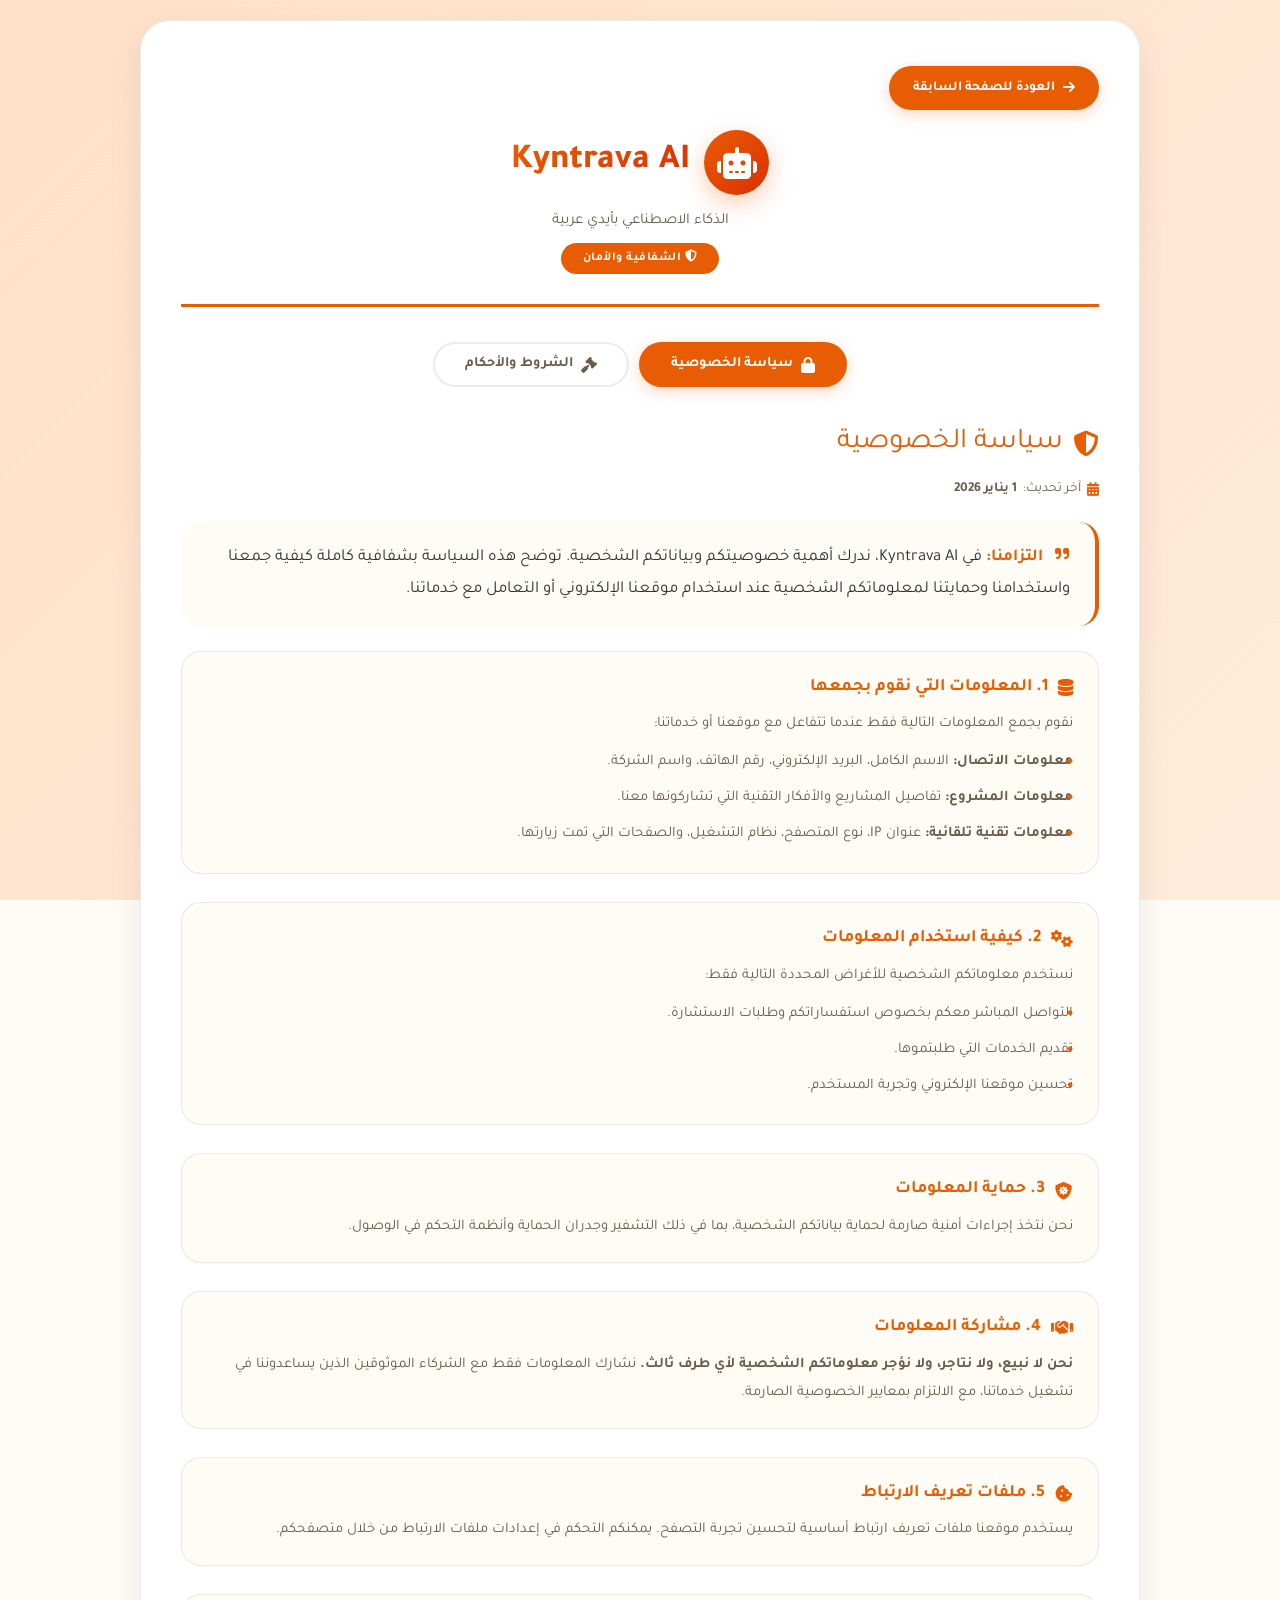
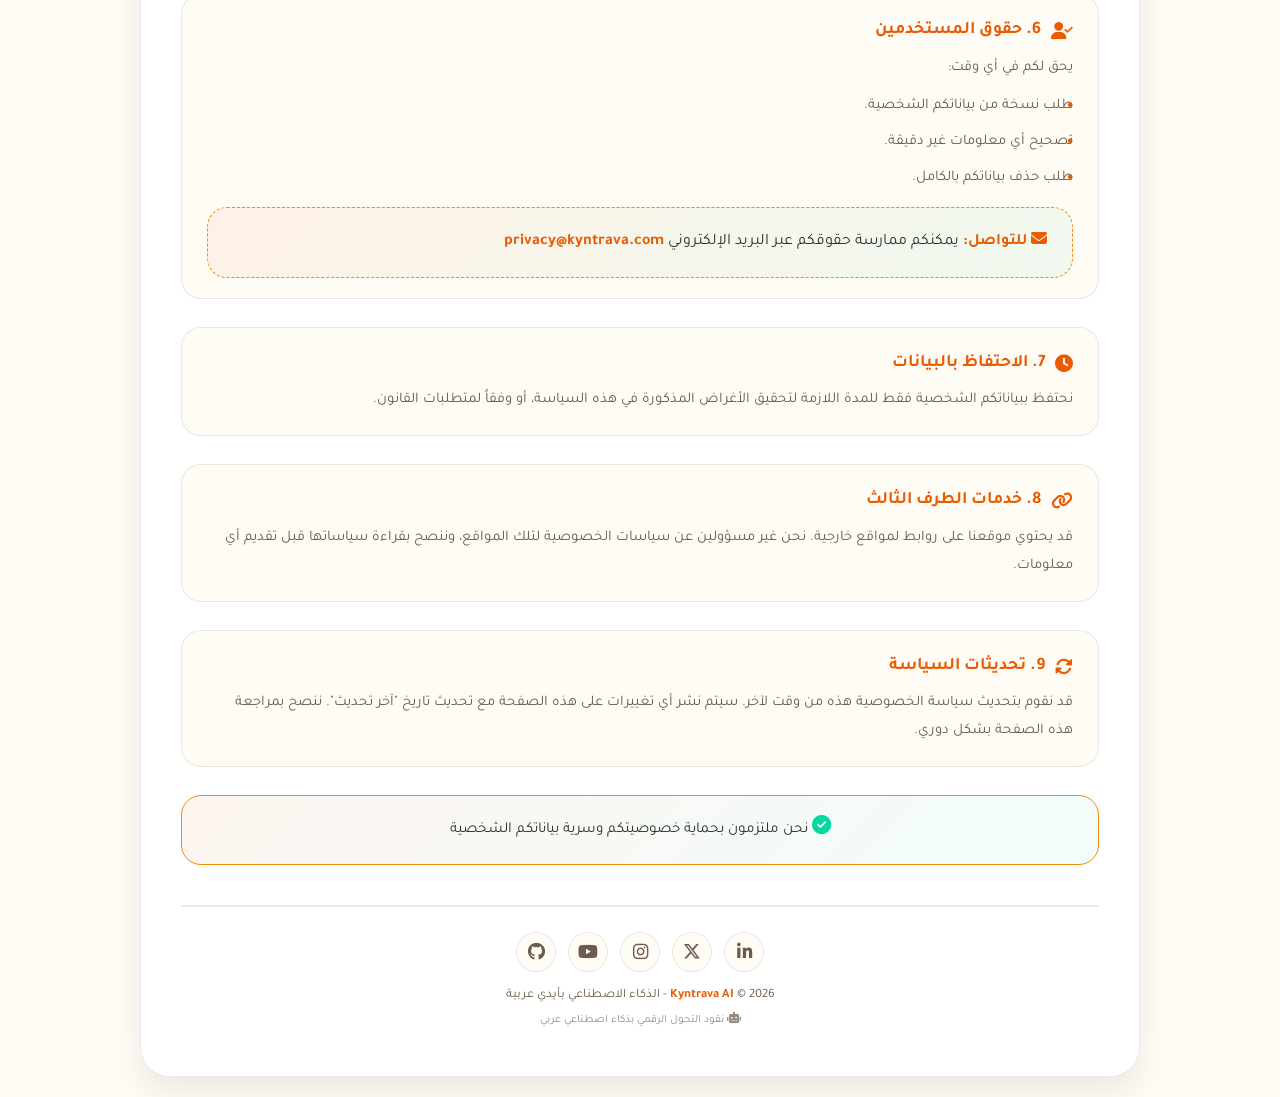
<file: privacy-terms.html>
<!DOCTYPE html>
<html lang="ar" dir="rtl">
<head>
    <meta charset="UTF-8" />
    <meta name="viewport" content="width=device-width, initial-scale=1.0" />
    <title>سياسة الخصوصية والشروط والأحكام | Kyntrava AI</title>
    <meta name="description" content="سياسة الخصوصية والشروط والأحكام لشركة Kyntrava AI - الذكاء الاصطناعي بأيدي عربية" />
    
    <!-- Fonts & Icons -->
    <link href="https://fonts.googleapis.com/css2?family=Tajawal:wght@300;400;500;700;800&display=swap" rel="stylesheet" />
    <link rel="stylesheet" href="https://cdnjs.cloudflare.com/ajax/libs/font-awesome/6.5.0/css/all.min.css" />
    
    <style>
        /* ===== RESET & VARIABLES ===== */
        :root {
            --primary: #E85D04;
            --primary-dark: #DC2F02;
            --primary-light: #F48C06;
            --secondary: #FFBA08;
            --accent: #06D6A0;
            --bg: #FFFBF5;
            --bg-card: #FFFFFF;
            --text: #2D3436;
            --text-secondary: #6B5B4B;
            --border: rgba(0,0,0,0.08);
            --shadow: 0 15px 35px rgba(0,0,0,0.08);
            --shadow-hover: 0 25px 45px rgba(0,0,0,0.12);
            --radius: 20px;
            --radius-xl: 30px;
        }

        * {
            margin: 0;
            padding: 0;
            box-sizing: border-box;
        }

        body {
            font-family: 'Tajawal', sans-serif;
            background: var(--bg);
            color: var(--text);
            line-height: 1.8;
            direction: rtl;
            padding: 20px;
            min-height: 100vh;
        }

        /* ===== ANIMATED BACKGROUND ===== */
        .bg-animation {
            position: fixed;
            top: 0;
            left: 0;
            width: 100%;
            height: 100%;
            z-index: -1;
            background: linear-gradient(-45deg, #FFF3E8, #FFE8D6, #FFF0E0, #FFE0C8);
            background-size: 400% 400%;
            animation: gradientBG 15s ease infinite;
        }
        @keyframes gradientBG {
            0% { background-position: 0% 50%; }
            50% { background-position: 100% 50%; }
            100% { background-position: 0% 50%; }
        }

        /* ===== CONTAINER ===== */
        .container {
            max-width: 1000px;
            margin: 0 auto;
            background: var(--bg-card);
            border-radius: var(--radius-xl);
            box-shadow: var(--shadow);
            padding: 45px 40px;
            border: 1px solid var(--border);
            position: relative;
            transition: all 0.3s ease;
        }
        .container:hover {
            box-shadow: var(--shadow-hover);
        }

        /* ===== HEADER ===== */
        .header {
            text-align: center;
            padding-bottom: 30px;
            border-bottom: 3px solid var(--primary);
            margin-bottom: 35px;
        }

        .logo {
            display: flex;
            align-items: center;
            justify-content: center;
            gap: 14px;
            margin-bottom: 12px;
            flex-wrap: wrap;
        }

        .logo .icon-circle {
            width: 65px;
            height: 65px;
            border-radius: 50%;
            background: linear-gradient(135deg, var(--primary), var(--primary-dark));
            display: flex;
            align-items: center;
            justify-content: center;
            font-size: 2rem;
            color: white;
            box-shadow: 0 8px 25px rgba(232, 93, 4, 0.3);
        }

        .logo h1 {
            font-size: 2.2rem;
            font-weight: 800;
            background: linear-gradient(135deg, var(--primary), var(--primary-dark));
            -webkit-background-clip: text;
            -webkit-text-fill-color: transparent;
            background-clip: text;
        }

        .header .subtitle {
            font-size: 0.95rem;
            color: var(--text-secondary);
            margin-top: 4px;
        }

        .header .badge {
            display: inline-block;
            background: var(--primary);
            color: white;
            padding: 5px 22px;
            border-radius: 50px;
            font-size: 0.75rem;
            font-weight: 700;
            margin-top: 8px;
            letter-spacing: 0.5px;
        }

        /* ===== BACK BUTTON ===== */
        .back-btn {
            display: inline-flex;
            align-items: center;
            gap: 8px;
            background: var(--primary);
            color: white;
            border: none;
            padding: 10px 24px;
            border-radius: 50px;
            font-family: 'Tajawal', sans-serif;
            font-size: 0.85rem;
            font-weight: 700;
            cursor: pointer;
            transition: all 0.3s ease;
            margin-bottom: 20px;
            text-decoration: none;
            box-shadow: 0 4px 15px rgba(232, 93, 4, 0.25);
        }
        .back-btn:hover {
            transform: translateY(-2px);
            box-shadow: 0 8px 25px rgba(232, 93, 4, 0.35);
        }
        .back-btn:active {
            transform: scale(0.95);
        }

        /* ===== TABS ===== */
        .tabs {
            display: flex;
            gap: 10px;
            margin-bottom: 30px;
            flex-wrap: wrap;
            justify-content: center;
        }
        .tab-btn {
            padding: 12px 30px;
            border: 2px solid var(--border);
            border-radius: 50px;
            background: transparent;
            font-family: 'Tajawal', sans-serif;
            font-size: 0.9rem;
            font-weight: 700;
            cursor: pointer;
            transition: all 0.3s ease;
            color: var(--text-secondary);
            display: flex;
            align-items: center;
            gap: 8px;
        }
        .tab-btn:hover {
            border-color: var(--primary);
            color: var(--primary);
        }
        .tab-btn.active {
            background: var(--primary);
            color: white;
            border-color: var(--primary);
            box-shadow: 0 4px 15px rgba(232, 93, 4, 0.25);
        }
        .tab-btn i {
            font-size: 1rem;
        }

        /* ===== CONTENT ===== */
        .tab-content {
            display: none;
            animation: fadeIn 0.5s ease;
        }
        .tab-content.active {
            display: block;
        }

        @keyframes fadeIn {
            from { opacity: 0; transform: translateY(15px); }
            to { opacity: 1; transform: translateY(0); }
        }

        /* ===== TYPOGRAPHY ===== */
        .page-title {
            font-size: 1.8rem;
            color: var(--primary);
            margin-bottom: 8px;
            display: flex;
            align-items: center;
            gap: 10px;
        }
        .page-title i {
            font-size: 1.6rem;
        }

        .update-date {
            color: var(--text-secondary);
            font-size: 0.85rem;
            margin-bottom: 20px;
            display: flex;
            align-items: center;
            gap: 6px;
        }
        .update-date i {
            color: var(--primary);
        }

        .intro-text {
            font-size: 1.05rem;
            color: var(--text);
            padding: 20px 25px;
            background: var(--bg);
            border-radius: var(--radius);
            border-right: 4px solid var(--primary);
            margin-bottom: 25px;
            line-height: 1.9;
        }
        .intro-text strong {
            color: var(--primary);
        }

        .section {
            margin-bottom: 28px;
            padding: 20px 25px;
            background: var(--bg);
            border-radius: var(--radius);
            border: 1px solid var(--border);
            transition: all 0.3s ease;
        }
        .section:hover {
            border-color: var(--primary-light);
            box-shadow: 0 4px 12px rgba(0,0,0,0.04);
        }

        .section h3 {
            font-size: 1.1rem;
            color: var(--primary);
            margin-bottom: 8px;
            display: flex;
            align-items: center;
            gap: 10px;
        }
        .section h3 i {
            color: var(--primary);
            font-size: 1.1rem;
        }

        .section p, .section li {
            color: var(--text-secondary);
            font-size: 0.92rem;
            line-height: 1.9;
        }

        .section ul {
            list-style: none;
            padding: 0;
            margin-top: 6px;
        }
        .section ul li {
            padding: 4px 0 4px 20px;
            position: relative;
        }
        .section ul li::before {
            content: "•";
            color: var(--primary);
            font-weight: 700;
            font-size: 1.2rem;
            position: absolute;
            right: 0;
            top: 2px;
        }

        .highlight-box {
            background: linear-gradient(135deg, rgba(232,93,4,0.06), rgba(6,214,160,0.06));
            padding: 20px 25px;
            border-radius: var(--radius);
            border: 1px dashed var(--primary-light);
            margin-top: 10px;
        }
        .highlight-box strong {
            color: var(--primary);
        }

        /* ===== FOOTER ===== */
        .footer {
            margin-top: 40px;
            padding-top: 25px;
            border-top: 2px solid var(--border);
            text-align: center;
            color: var(--text-secondary);
            font-size: 0.8rem;
        }
        .footer .social-links {
            display: flex;
            gap: 12px;
            justify-content: center;
            margin-bottom: 12px;
            flex-wrap: wrap;
        }
        .footer .social-links a {
            display: inline-flex;
            align-items: center;
            justify-content: center;
            width: 40px;
            height: 40px;
            border-radius: 50%;
            background: var(--bg);
            color: var(--text-secondary);
            transition: all 0.3s ease;
            text-decoration: none;
            font-size: 1.1rem;
            border: 1px solid var(--border);
        }
        .footer .social-links a:hover {
            background: var(--primary);
            color: white;
            border-color: var(--primary);
            transform: translateY(-3px);
        }
        .footer .company-name {
            font-weight: 700;
            color: var(--primary);
        }

        /* ===== RESPONSIVE ===== */
        @media (max-width: 768px) {
            body {
                padding: 10px;
            }
            .container {
                padding: 25px 18px;
                border-radius: var(--radius);
            }
            .logo h1 {
                font-size: 1.5rem;
            }
            .logo .icon-circle {
                width: 50px;
                height: 50px;
                font-size: 1.5rem;
            }
            .page-title {
                font-size: 1.3rem;
            }
            .section {
                padding: 15px 18px;
            }
            .intro-text {
                padding: 15px 18px;
                font-size: 0.95rem;
            }
            .tab-btn {
                padding: 10px 18px;
                font-size: 0.8rem;
            }
            .header {
                padding-bottom: 20px;
                margin-bottom: 25px;
            }
            .back-btn {
                padding: 8px 18px;
                font-size: 0.8rem;
            }
        }

        @media (max-width: 480px) {
            .logo h1 {
                font-size: 1.2rem;
            }
            .tab-btn {
                padding: 8px 14px;
                font-size: 0.7rem;
            }
            .tab-btn i {
                font-size: 0.8rem;
            }
            .section h3 {
                font-size: 0.95rem;
            }
        }

        /* ===== PRINT STYLES ===== */
        @media print {
            body {
                padding: 0;
                background: white;
            }
            .container {
                box-shadow: none;
                border: none;
                padding: 20px;
            }
            .bg-animation {
                display: none;
            }
            .back-btn {
                display: none;
            }
            .tab-btn {
                display: none;
            }
            .tab-content {
                display: block !important;
            }
            .section {
                break-inside: avoid;
                border: 1px solid #ddd;
            }
        }
    </style>
</head>
<body>

    <!-- ===== BACKGROUND ===== -->
    <div class="bg-animation"></div>

    <!-- ===== MAIN CONTAINER ===== -->
    <div class="container">

        <!-- ===== BACK BUTTON ===== -->
        <a href="javascript:history.back()" class="back-btn">
            <i class="fas fa-arrow-right"></i>
            العودة للصفحة السابقة
        </a>

        <!-- ===== HEADER ===== -->
        <div class="header">
            <div class="logo">
                <div class="icon-circle">
                    <i class="fas fa-robot"></i>
                </div>
                <h1>Kyntrava AI</h1>
            </div>
            <p class="subtitle">الذكاء الاصطناعي بأيدي عربية</p>
            <span class="badge"><i class="fas fa-shield-alt"></i> الشفافية والأمان</span>
        </div>

        <!-- ===== TABS ===== -->
        <div class="tabs">
            <button class="tab-btn active" data-tab="privacy">
                <i class="fas fa-lock"></i> سياسة الخصوصية
            </button>
            <button class="tab-btn" data-tab="terms">
                <i class="fas fa-gavel"></i> الشروط والأحكام
            </button>
        </div>

        <!-- ============================================================ -->
        <!-- ===== TAB 1: PRIVACY POLICY ===== -->
        <!-- ============================================================ -->
        <div class="tab-content active" id="tab-privacy">

            <div class="page-title">
                <i class="fas fa-shield-alt"></i>
                سياسة الخصوصية
            </div>

            <div class="update-date">
                <i class="fas fa-calendar-alt"></i>
                آخر تحديث: <strong>1 يناير 2026</strong>
            </div>

            <div class="intro-text">
                <i class="fas fa-quote-right" style="color:var(--primary);margin-left:8px;"></i>
                <strong>التزامنا:</strong> في Kyntrava AI، ندرك أهمية خصوصيتكم وبياناتكم الشخصية. توضح هذه السياسة بشفافية كاملة كيفية جمعنا واستخدامنا وحمايتنا لمعلوماتكم الشخصية عند استخدام موقعنا الإلكتروني أو التعامل مع خدماتنا.
            </div>

            <!-- Section 1 -->
            <div class="section">
                <h3><i class="fas fa-database"></i> 1. المعلومات التي نقوم بجمعها</h3>
                <p>نقوم بجمع المعلومات التالية فقط عندما تتفاعل مع موقعنا أو خدماتنا:</p>
                <ul>
                    <li><strong>معلومات الاتصال:</strong> الاسم الكامل، البريد الإلكتروني، رقم الهاتف، واسم الشركة.</li>
                    <li><strong>معلومات المشروع:</strong> تفاصيل المشاريع والأفكار التقنية التي تشاركونها معنا.</li>
                    <li><strong>معلومات تقنية تلقائية:</strong> عنوان IP، نوع المتصفح، نظام التشغيل، والصفحات التي تمت زيارتها.</li>
                </ul>
            </div>

            <!-- Section 2 -->
            <div class="section">
                <h3><i class="fas fa-cogs"></i> 2. كيفية استخدام المعلومات</h3>
                <p>نستخدم معلوماتكم الشخصية للأغراض المحددة التالية فقط:</p>
                <ul>
                    <li>التواصل المباشر معكم بخصوص استفساراتكم وطلبات الاستشارة.</li>
                    <li>تقديم الخدمات التي طلبتموها.</li>
                    <li>تحسين موقعنا الإلكتروني وتجربة المستخدم.</li>
                </ul>
            </div>

            <!-- Section 3 -->
            <div class="section">
                <h3><i class="fas fa-shield-virus"></i> 3. حماية المعلومات</h3>
                <p>نحن نتخذ إجراءات أمنية صارمة لحماية بياناتكم الشخصية، بما في ذلك التشفير وجدران الحماية وأنظمة التحكم في الوصول.</p>
            </div>

            <!-- Section 4 -->
            <div class="section">
                <h3><i class="fas fa-handshake"></i> 4. مشاركة المعلومات</h3>
                <p><strong>نحن لا نبيع، ولا نتاجر، ولا نؤجر معلوماتكم الشخصية لأي طرف ثالث.</strong> نشارك المعلومات فقط مع الشركاء الموثوقين الذين يساعدوننا في تشغيل خدماتنا، مع الالتزام بمعايير الخصوصية الصارمة.</p>
            </div>

            <!-- Section 5 -->
            <div class="section">
                <h3><i class="fas fa-cookie-bite"></i> 5. ملفات تعريف الارتباط</h3>
                <p>يستخدم موقعنا ملفات تعريف ارتباط أساسية لتحسين تجربة التصفح. يمكنكم التحكم في إعدادات ملفات الارتباط من خلال متصفحكم.</p>
            </div>

            <!-- Section 6 -->
            <div class="section">
                <h3><i class="fas fa-user-check"></i> 6. حقوق المستخدمين</h3>
                <p>يحق لكم في أي وقت:</p>
                <ul>
                    <li>طلب نسخة من بياناتكم الشخصية.</li>
                    <li>تصحيح أي معلومات غير دقيقة.</li>
                    <li>طلب حذف بياناتكم بالكامل.</li>
                </ul>
                <div class="highlight-box">
                    <strong><i class="fas fa-envelope"></i> للتواصل:</strong> يمكنكم ممارسة حقوقكم عبر البريد الإلكتروني <strong>privacy@kyntrava.com</strong>
                </div>
            </div>

            <!-- Section 7 -->
            <div class="section">
                <h3><i class="fas fa-clock"></i> 7. الاحتفاظ بالبيانات</h3>
                <p>نحتفظ ببياناتكم الشخصية فقط للمدة اللازمة لتحقيق الأغراض المذكورة في هذه السياسة، أو وفقاً لمتطلبات القانون.</p>
            </div>

            <!-- Section 8 -->
            <div class="section">
                <h3><i class="fas fa-link"></i> 8. خدمات الطرف الثالث</h3>
                <p>قد يحتوي موقعنا على روابط لمواقع خارجية. نحن غير مسؤولين عن سياسات الخصوصية لتلك المواقع، وننصح بقراءة سياساتها قبل تقديم أي معلومات.</p>
            </div>

            <!-- Section 9 -->
            <div class="section">
                <h3><i class="fas fa-sync-alt"></i> 9. تحديثات السياسة</h3>
                <p>قد نقوم بتحديث سياسة الخصوصية هذه من وقت لآخر. سيتم نشر أي تغييرات على هذه الصفحة مع تحديث تاريخ "آخر تحديث". ننصح بمراجعة هذه الصفحة بشكل دوري.</p>
            </div>

            <div class="highlight-box" style="text-align:center;border-style:solid;">
                <p style="font-size:0.95rem;color:var(--text);">
                    <i class="fas fa-check-circle" style="color:var(--accent);font-size:1.2rem;"></i>
                    نحن ملتزمون بحماية خصوصيتكم وسرية بياناتكم الشخصية
                </p>
            </div>

        </div>

        <!-- ============================================================ -->
        <!-- ===== TAB 2: TERMS & CONDITIONS ===== -->
        <!-- ============================================================ -->
        <div class="tab-content" id="tab-terms">

            <div class="page-title">
                <i class="fas fa-gavel"></i>
                الشروط والأحكام
            </div>

            <div class="update-date">
                <i class="fas fa-calendar-alt"></i>
                آخر تحديث: <strong>1 يناير 2026</strong>
            </div>

            <div class="intro-text" style="border-right-color:var(--primary-dark);">
                <i class="fas fa-exclamation-triangle" style="color:var(--primary);margin-left:8px;"></i>
                <strong>تنبيه هام:</strong> باستخدامكم لموقع Kyntrava AI أو التعامل مع خدماتنا، فإنكم توافقون على الالتزام بهذه الشروط والأحكام بشكل كامل. إذا كنتم لا توافقون على أي بند، يرجى عدم استخدام الموقع أو خدماتنا.
            </div>

            <!-- Section 1 -->
            <div class="section">
                <h3><i class="fas fa-book"></i> 1. تعريفات</h3>
                <ul>
                    <li><strong>الشركة:</strong> شركة Kyntrava AI للذكاء الاصطناعي والحلول البرمجية المتكاملة.</li>
                    <li><strong>العميل:</strong> أي شخص طبيعي أو اعتباري يستخدم موقعنا الإلكتروني أو يتعامل مع خدماتنا.</li>
                    <li><strong>الخدمات:</strong> جميع الخدمات التي تقدمها الشركة بما فيها تطوير البرمجيات، أنظمة الذكاء الاصطناعي، إنتاج المحتوى، والاستشارات التقنية.</li>
                </ul>
            </div>

            <!-- Section 2 -->
            <div class="section">
                <h3><i class="fas fa-check-double"></i> 2. قبول الشروط</h3>
                <p>باستخدامكم لهذا الموقع، فإنكم تقرون وتوافقون صراحة على أنكم قد قرأتم وفهمتم ووافقتم على الالتزام بجميع الشروط والأحكام الواردة هنا دون تحفظ.</p>
            </div>

            <!-- Section 3 -->
            <div class="section">
                <h3><i class="fas fa-server"></i> 3. الخدمات المقدمة</h3>
                <p>تقدم Kyntrava AI مجموعة واسعة من الخدمات التقنية المتكاملة تشمل على سبيل المثال لا الحصر:</p>
                <ul>
                    <li>تصميم وتطوير مواقع ويب وتطبيقات جوال.</li>
                    <li>أنظمة ذكاء اصطناعي وتعلم آلة.</li>
                    <li>تحليل البيانات ولوحات المعلومات التفاعلية.</li>
                    <li>حلول سحابية وبنية تحتية.</li>
                    <li>إنتاج المحتوى الإبداعي والفيديوهات بالذكاء الاصطناعي.</li>
                    <li>استشارات تقنية متخصصة.</li>
                </ul>
            </div>

            <!-- Section 4 -->
            <div class="section">
                <h3><i class="fas fa-copyright"></i> 4. الملكية الفكرية</h3>
                <p>جميع المحتويات المنشورة على هذا الموقع (نصوص، شعارات، رسومات، صور، أكواد، تصاميم) هي مملوكة حصرياً لشركة Kyntrava AI ومحمية بموجب قوانين الملكية الفكرية. <strong>لا يجوز نسخ أو إعادة إنتاج أي محتوى دون إذن كتابي مسبق.</strong></p>
            </div>

            <!-- Section 5 -->
            <div class="section">
                <h3><i class="fas fa-user-secret"></i> 5. السرية وعدم الإفصاح</h3>
                <p>نحن نلتزم باتفاقيات سرية صارمة مع جميع عملائنا. يتم توقيع اتفاقية عدم إفصاح (NDA) ملزمة قانوناً عند التعامل مع معلومات حساسة خاصة بالعميل. كما نضمن عدم مشاركة أي بيانات أو معلومات سرية مع أي طرف ثالث دون موافقة خطية مسبقة.</p>
                <div class="highlight-box">
                    <strong><i class="fas fa-shield-alt"></i> ضمان السرية:</strong> جميع مشاريعكم وأفكاركم التقنية في أيد أمينة.
                </div>
            </div>

            <!-- Section 6 -->
            <div class="section">
                <h3><i class="fas fa-balance-scale"></i> 6. حدود المسؤولية</h3>
                <p>تبذل Kyntrava AI قصارى جهدها لضمان دقة المعلومات والخدمات المقدمة، ولكن لا نضمن خلو الموقع من الأخطاء بشكل مطلق. <strong>لا تتحمل الشركة أي مسؤولية عن أي أضرار مباشرة أو غير مباشرة ناتجة عن استخدام الموقع أو الخدمات.</strong> المستخدم يتحمل مسؤولية قراراته التقنية والتجارية.</p>
            </div>

            <!-- Section 7 -->
            <div class="section">
                <h3><i class="fas fa-gavel"></i> 7. القانون الحاكم وحل النزاعات</h3>
                <p>تخضع هذه الشروط والأحكام وتفسر وفقاً لقوانين الجمهورية العربية السورية. وفي حالة نشوء أي نزاع، يسعى الطرفان أولاً إلى حله ودياً، وإذا تعذر ذلك، يخضع النزاع للاختصاص القضائي الحصري للمحاكم السورية المختصة.</p>
            </div>

            <!-- Section 8 -->
            <div class="section">
                <h3><i class="fas fa-edit"></i> 8. التعديلات على الشروط</h3>
                <p>نحتفظ بحق تعديل هذه الشروط في أي وقت. يتم نشر التعديلات على هذه الصفحة وتصبح سارية فور نشرها. استمراركم في استخدام الموقع بعد التعديلات يعتبر قبولاً ضمنياً بها. ننصح بمراجعة هذه الصفحة بشكل دوري.</p>
            </div>

            <div class="highlight-box" style="text-align:center;border-style:solid;border-color:var(--primary-dark);">
                <p style="font-size:0.95rem;color:var(--text);">
                    <i class="fas fa-handshake" style="color:var(--primary);font-size:1.2rem;"></i>
                    شكراً لثقتكم بنا. نحن هنا لخدمتكم بأعلى معايير الجودة والشفافية.
                </p>
            </div>

        </div>

        <!-- ===== FOOTER ===== -->
        <div class="footer">
            <div class="social-links">
                <a href="#" aria-label="LinkedIn"><i class="fab fa-linkedin-in"></i></a>
                <a href="#" aria-label="Twitter"><i class="fab fa-x-twitter"></i></a>
                <a href="#" aria-label="Instagram"><i class="fab fa-instagram"></i></a>
                <a href="#" aria-label="YouTube"><i class="fab fa-youtube"></i></a>
                <a href="#" aria-label="GitHub"><i class="fab fa-github"></i></a>
            </div>
            <p>
                <span class="company-name">Kyntrava AI</span> &copy; 2026 - الذكاء الاصطناعي بأيدي عربية
            </p>
            <p style="font-size:0.7rem;margin-top:4px;opacity:0.7;">
                <i class="fas fa-robot"></i> نقود التحول الرقمي بذكاء اصطناعي عربي
            </p>
        </div>

    </div>

    <!-- ============================================================ -->
    <!-- ===== SCRIPTS ===== -->
    <!-- ============================================================ -->
    <script>
        // ===== TABS =====
        document.addEventListener('DOMContentLoaded', function() {
            const tabs = document.querySelectorAll('.tab-btn');
            const contents = {
                privacy: document.getElementById('tab-privacy'),
                terms: document.getElementById('tab-terms')
            };

            tabs.forEach(btn => {
                btn.addEventListener('click', function() {
                    // Remove active from all tabs
                    tabs.forEach(b => b.classList.remove('active'));
                    this.classList.add('active');

                    // Hide all content
                    Object.values(contents).forEach(c => c.classList.remove('active'));

                    // Show selected content
                    const target = this.dataset.tab;
                    if (contents[target]) {
                        contents[target].classList.add('active');
                    }
                });
            });

            // ===== URL HASH ROUTING =====
            // Check if URL has hash on load
            if (window.location.hash) {
                const hash = window.location.hash.replace('#', '');
                const targetTab = document.querySelector(`.tab-btn[data-tab="${hash}"]`);
                if (targetTab) {
                    targetTab.click();
                }
            }

            // Update URL hash when tab changes
            tabs.forEach(btn => {
                btn.addEventListener('click', function() {
                    const tab = this.dataset.tab;
                    history.pushState(null, '', '#' + tab);
                });
            });

            // Handle back/forward buttons
            window.addEventListener('hashchange', function() {
                const hash = window.location.hash.replace('#', '');
                const targetTab = document.querySelector(`.tab-btn[data-tab="${hash}"]`);
                if (targetTab) {
                    targetTab.click();
                }
            });
        });

        // ===== SMOOTH SCROLL =====
        document.querySelectorAll('a[href^="#"]').forEach(anchor => {
            anchor.addEventListener('click', function(e) {
                const href = this.getAttribute('href');
                if (href === '#') return;
                e.preventDefault();
                const target = document.querySelector(href);
                if (target) {
                    target.scrollIntoView({ behavior: 'smooth', block: 'start' });
                }
            });
        });

        console.log('🔒 سياسة الخصوصية والشروط والأحكام | Kyntrava AI');
        console.log('📅 آخر تحديث: 1 يناير 2026');
    </script>

</body>
</html>
</file>
